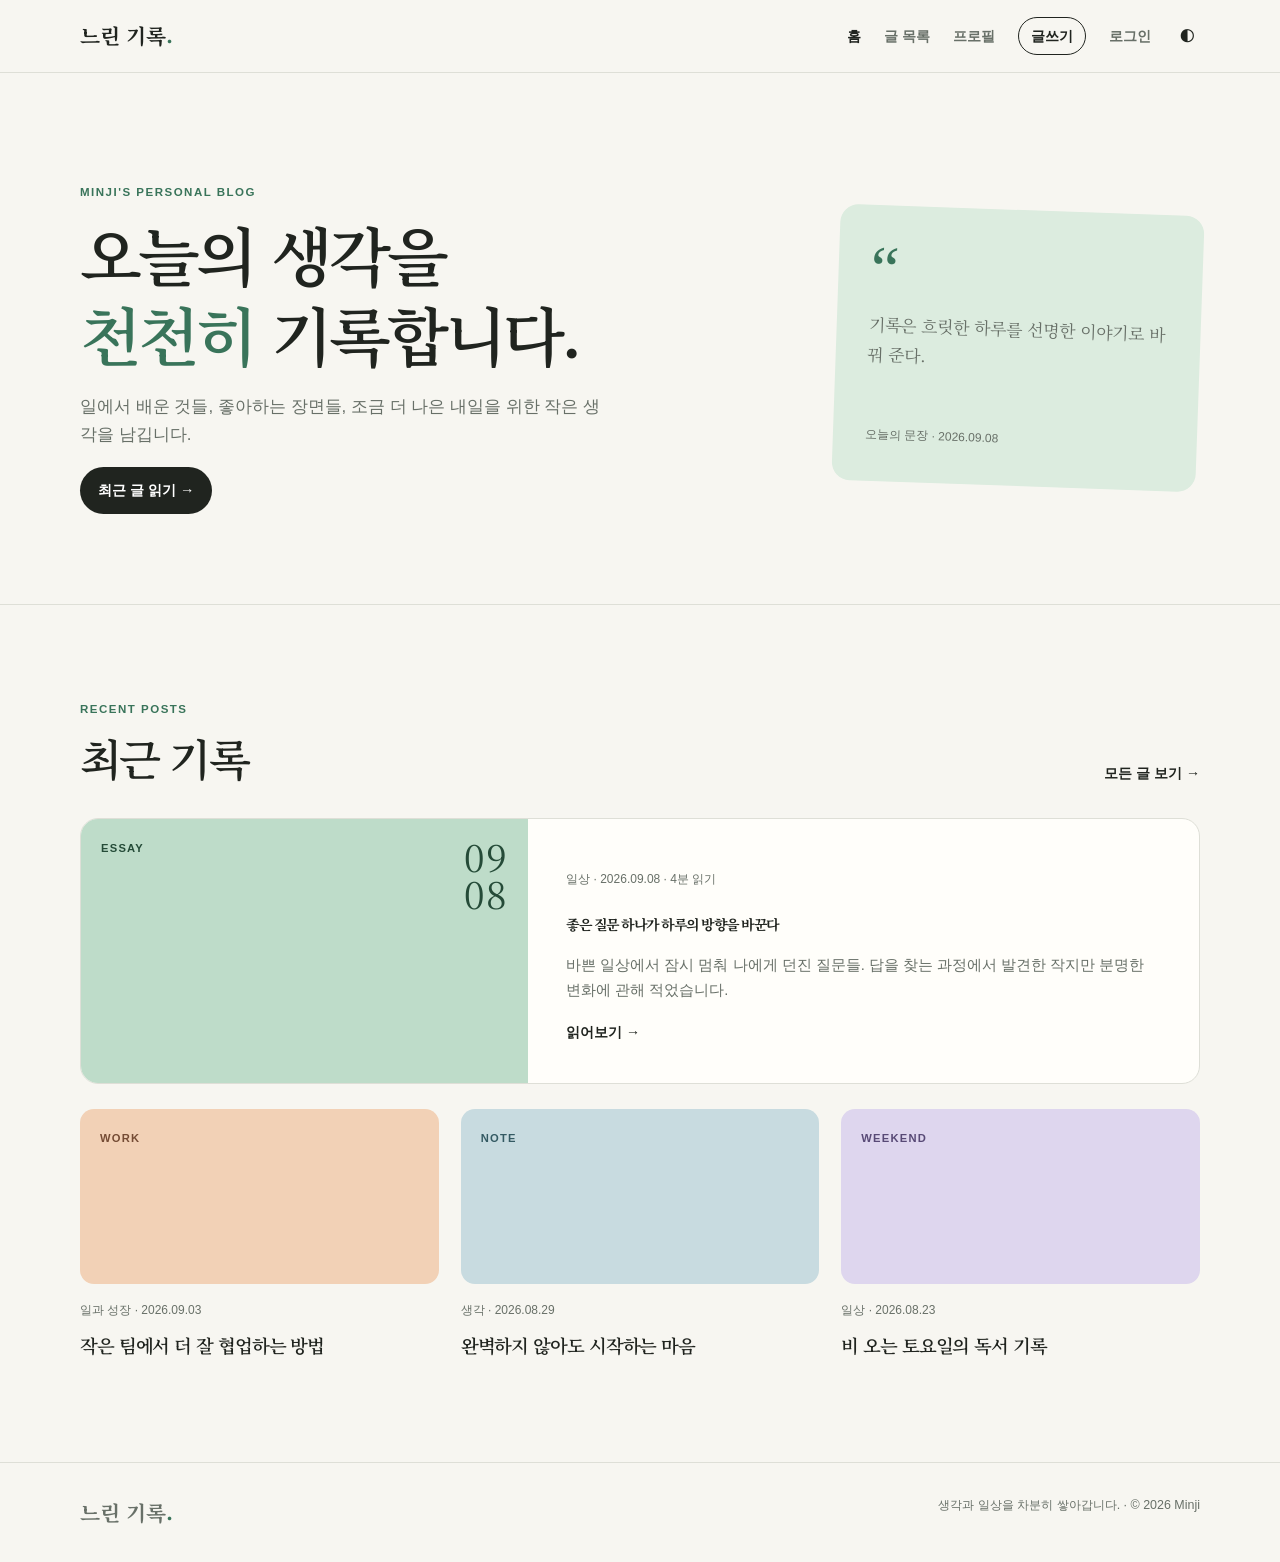
<file: index.html>
<!doctype html><html lang="ko"><head><meta charset="UTF-8"><meta name="viewport" content="width=device-width,initial-scale=1.0"><title>느린 기록 | 개인 블로그</title><link rel="preconnect" href="https://fonts.googleapis.com"><link rel="preconnect" href="https://fonts.gstatic.com" crossorigin><link href="https://fonts.googleapis.com/css2?family=Noto+Serif+KR:wght@500;600;700&family=Pretendard:wght@400;500;600;700&display=swap" rel="stylesheet"><link rel="stylesheet" href="css/style.css"><script src="js/main.js" defer></script></head><body><header class="site-header"><div class="container nav"><a class="brand" href="index.html">느린 기록<span>.</span></a><button class="menu-toggle" aria-label="메뉴 열기">☰</button><nav><a class="active" href="index.html">홈</a><a href="posts.html">글 목록</a><a href="profile.html">프로필</a><a class="write" href="post-write.html">글쓰기</a><a href="login.html">로그인</a><button class="theme-toggle">◐</button></nav></div></header><main><section class="hero"><div class="container hero-grid"><div><p class="eyebrow">MINJI'S PERSONAL BLOG</p><h1>오늘의 생각을<br><em>천천히</em> 기록합니다.</h1><p>일에서 배운 것들, 좋아하는 장면들, 조금 더 나은 내일을 위한 작은 생각을 남깁니다.</p><a class="button dark" href="posts.html">최근 글 읽기 →</a></div><aside class="quote">“<p>기록은 흐릿한 하루를 선명한 이야기로 바꿔 준다.</p><small>오늘의 문장 · 2026.09.08</small></aside></div></section><section class="section"><div class="container"><div class="heading"><div><p class="eyebrow">RECENT POSTS</p><h2>최근 기록</h2></div><a href="posts.html">모든 글 보기 →</a></div><article class="featured"><div class="art green"><span>ESSAY</span><b>09<br>08</b></div><div><p class="meta">일상 · 2026.09.08 · 4분 읽기</p><h3><a href="post-detail.html">좋은 질문 하나가 하루의 방향을 바꾼다</a></h3><p>바쁜 일상에서 잠시 멈춰 나에게 던진 질문들. 답을 찾는 과정에서 발견한 작지만 분명한 변화에 관해 적었습니다.</p><a href="post-detail.html">읽어보기 →</a></div></article><div class="cards"><article><div class="art peach">WORK</div><p class="meta">일과 성장 · 2026.09.03</p><h3><a href="post-detail.html">작은 팀에서 더 잘 협업하는 방법</a></h3></article><article><div class="art blue">NOTE</div><p class="meta">생각 · 2026.08.29</p><h3><a href="post-detail.html">완벽하지 않아도 시작하는 마음</a></h3></article><article><div class="art lilac">WEEKEND</div><p class="meta">일상 · 2026.08.23</p><h3><a href="post-detail.html">비 오는 토요일의 독서 기록</a></h3></article></div></div></section></main><footer><div class="container"><a class="brand" href="index.html">느린 기록<span>.</span></a><span>생각과 일상을 차분히 쌓아갑니다. · © 2026 Minji</span></div></footer></body></html>
</file>
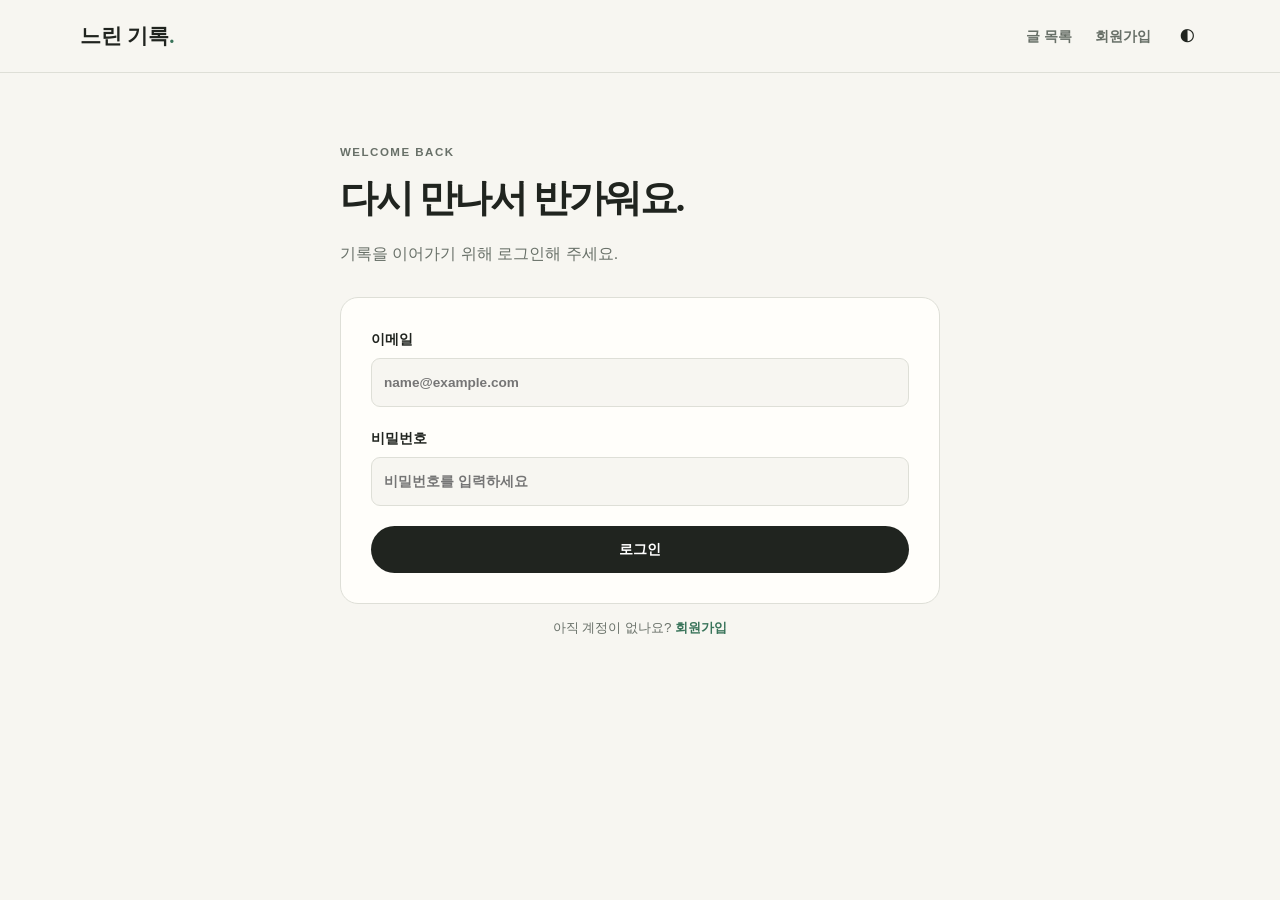
<file: login.html>
<!doctype html><html lang="ko"><head><meta charset="UTF-8"><meta name="viewport" content="width=device-width,initial-scale=1.0"><title>로그인 | 느린 기록</title><link rel="stylesheet" href="css/style.css"><script src="js/main.js" defer></script></head><body><header class="site-header"><div class="container nav"><a class="brand" href="index.html">느린 기록<span>.</span></a><nav><a href="posts.html">글 목록</a><a href="signup.html">회원가입</a><button class="theme-toggle">◐</button></nav></div></header><main class="form-page"><p class="eyebrow">WELCOME BACK</p><h1>다시 만나서 반가워요.</h1><p>기록을 이어가기 위해 로그인해 주세요.</p><form data-demo="데모 화면입니다. 로그인 기능은 서버 연결 후 사용할 수 있어요."><label class="field">이메일<input type="email" placeholder="name@example.com" required></label><label class="field">비밀번호<input type="password" placeholder="비밀번호를 입력하세요" required></label><button class="button dark submit">로그인</button></form><p class="form-note">아직 계정이 없나요? <a href="signup.html">회원가입</a></p></main></body></html>
</file>
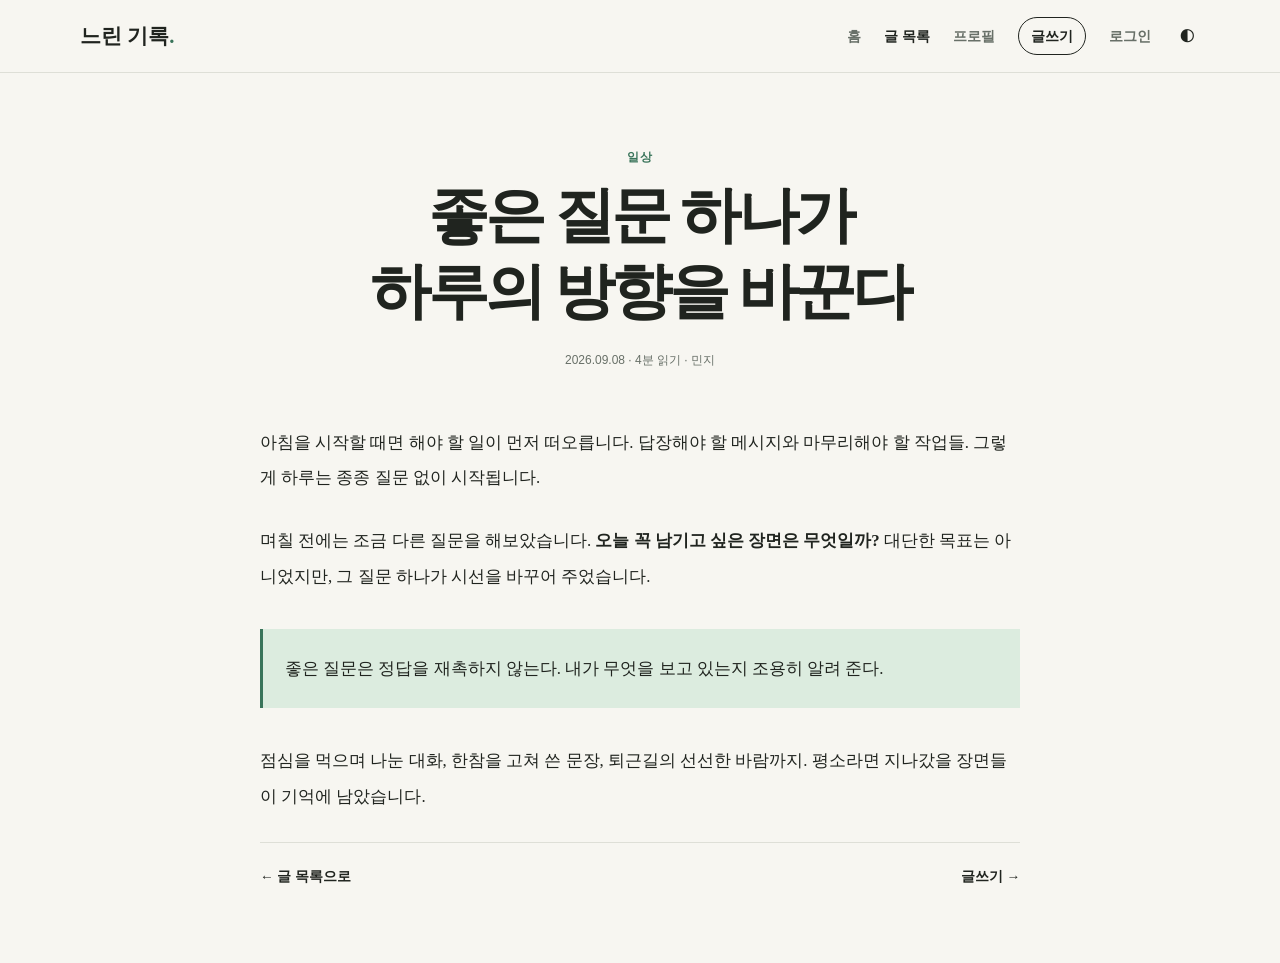
<file: post-detail.html>
<!doctype html><html lang="ko"><head><meta charset="UTF-8"><meta name="viewport" content="width=device-width,initial-scale=1.0"><title>좋은 질문 하나가 하루의 방향을 바꾼다 | 느린 기록</title><link rel="stylesheet" href="css/style.css"><script src="js/main.js" defer></script></head><body><header class="site-header"><div class="container nav"><a class="brand" href="index.html">느린 기록<span>.</span></a><button class="menu-toggle">☰</button><nav><a href="index.html">홈</a><a class="active" href="posts.html">글 목록</a><a href="profile.html">프로필</a><a class="write" href="post-write.html">글쓰기</a><a href="login.html">로그인</a><button class="theme-toggle">◐</button></nav></div></header><main class="article"><header><p class="eyebrow">일상</p><h1>좋은 질문 하나가<br>하루의 방향을 바꾼다</h1><p class="meta">2026.09.08 · 4분 읽기 · 민지</p></header><article class="body"><p>아침을 시작할 때면 해야 할 일이 먼저 떠오릅니다. 답장해야 할 메시지와 마무리해야 할 작업들. 그렇게 하루는 종종 질문 없이 시작됩니다.</p><p>며칠 전에는 조금 다른 질문을 해보았습니다. <b>오늘 꼭 남기고 싶은 장면은 무엇일까?</b> 대단한 목표는 아니었지만, 그 질문 하나가 시선을 바꾸어 주었습니다.</p><blockquote>좋은 질문은 정답을 재촉하지 않는다. 내가 무엇을 보고 있는지 조용히 알려 준다.</blockquote><p>점심을 먹으며 나눈 대화, 한참을 고쳐 쓴 문장, 퇴근길의 선선한 바람까지. 평소라면 지나갔을 장면들이 기억에 남았습니다.</p></article><div class="article-foot"><a href="posts.html">← 글 목록으로</a><a href="post-write.html">글쓰기 →</a></div></main></body></html>
</file>
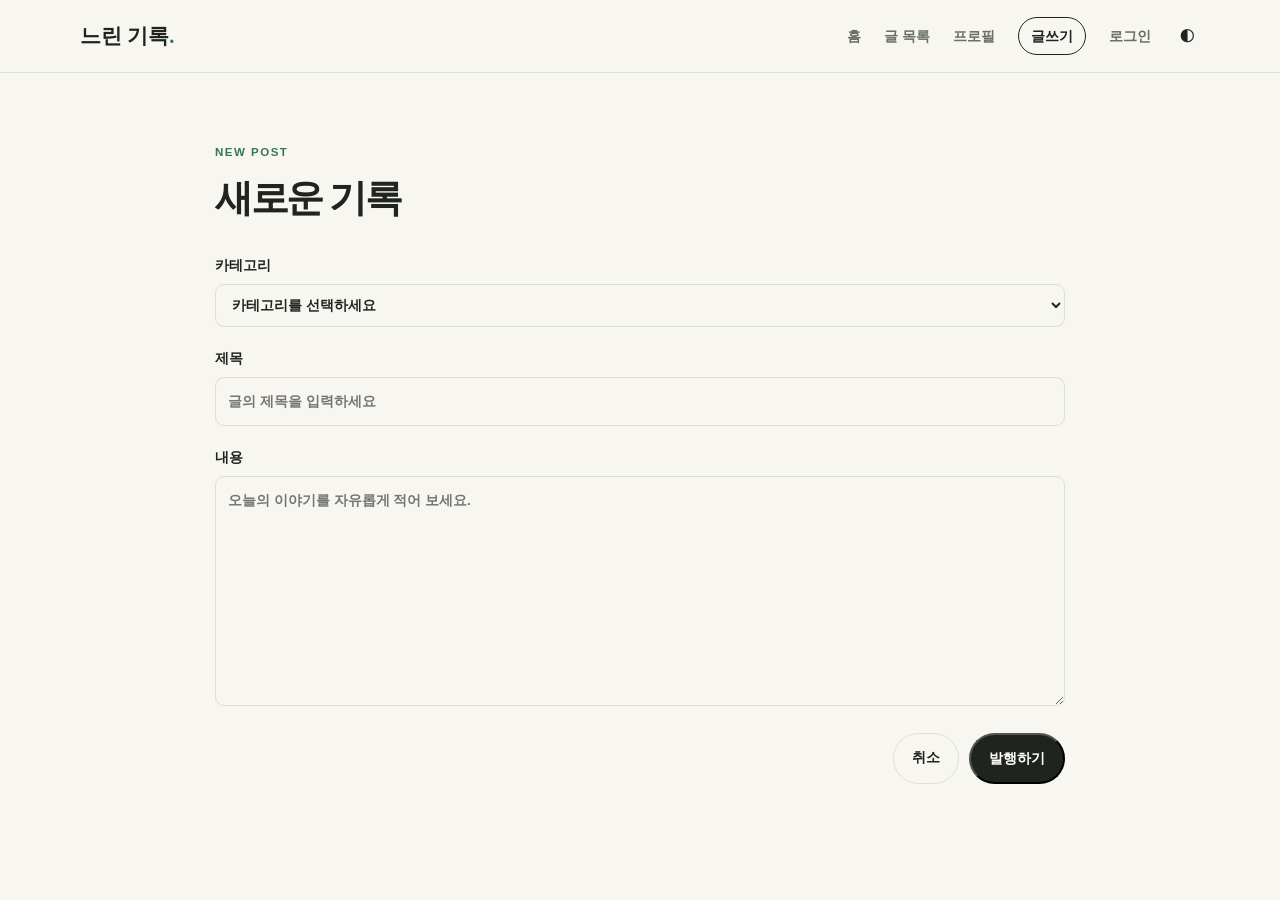
<file: post-write.html>
<!doctype html><html lang="ko"><head><meta charset="UTF-8"><meta name="viewport" content="width=device-width,initial-scale=1.0"><title>글 작성 | 느린 기록</title><link rel="stylesheet" href="css/style.css"><script src="js/main.js" defer></script></head><body><header class="site-header"><div class="container nav"><a class="brand" href="index.html">느린 기록<span>.</span></a><button class="menu-toggle">☰</button><nav><a href="index.html">홈</a><a href="posts.html">글 목록</a><a href="profile.html">프로필</a><a class="active write" href="post-write.html">글쓰기</a><a href="login.html">로그인</a><button class="theme-toggle">◐</button></nav></div></header><main class="write-page"><p class="eyebrow">NEW POST</p><h1>새로운 기록</h1><form data-demo="데모 화면입니다. 게시글 저장은 서버 연결 후 사용할 수 있어요."><label class="field">카테고리<select required><option value="">카테고리를 선택하세요</option><option>일상</option><option>일과 성장</option><option>생각</option></select></label><label class="field">제목<input placeholder="글의 제목을 입력하세요" required></label><label class="field">내용<textarea placeholder="오늘의 이야기를 자유롭게 적어 보세요." required></textarea></label><div class="actions"><a class="button light" href="posts.html">취소</a><button class="button dark" type="submit">발행하기</button></div></form></main></body></html>
</file>
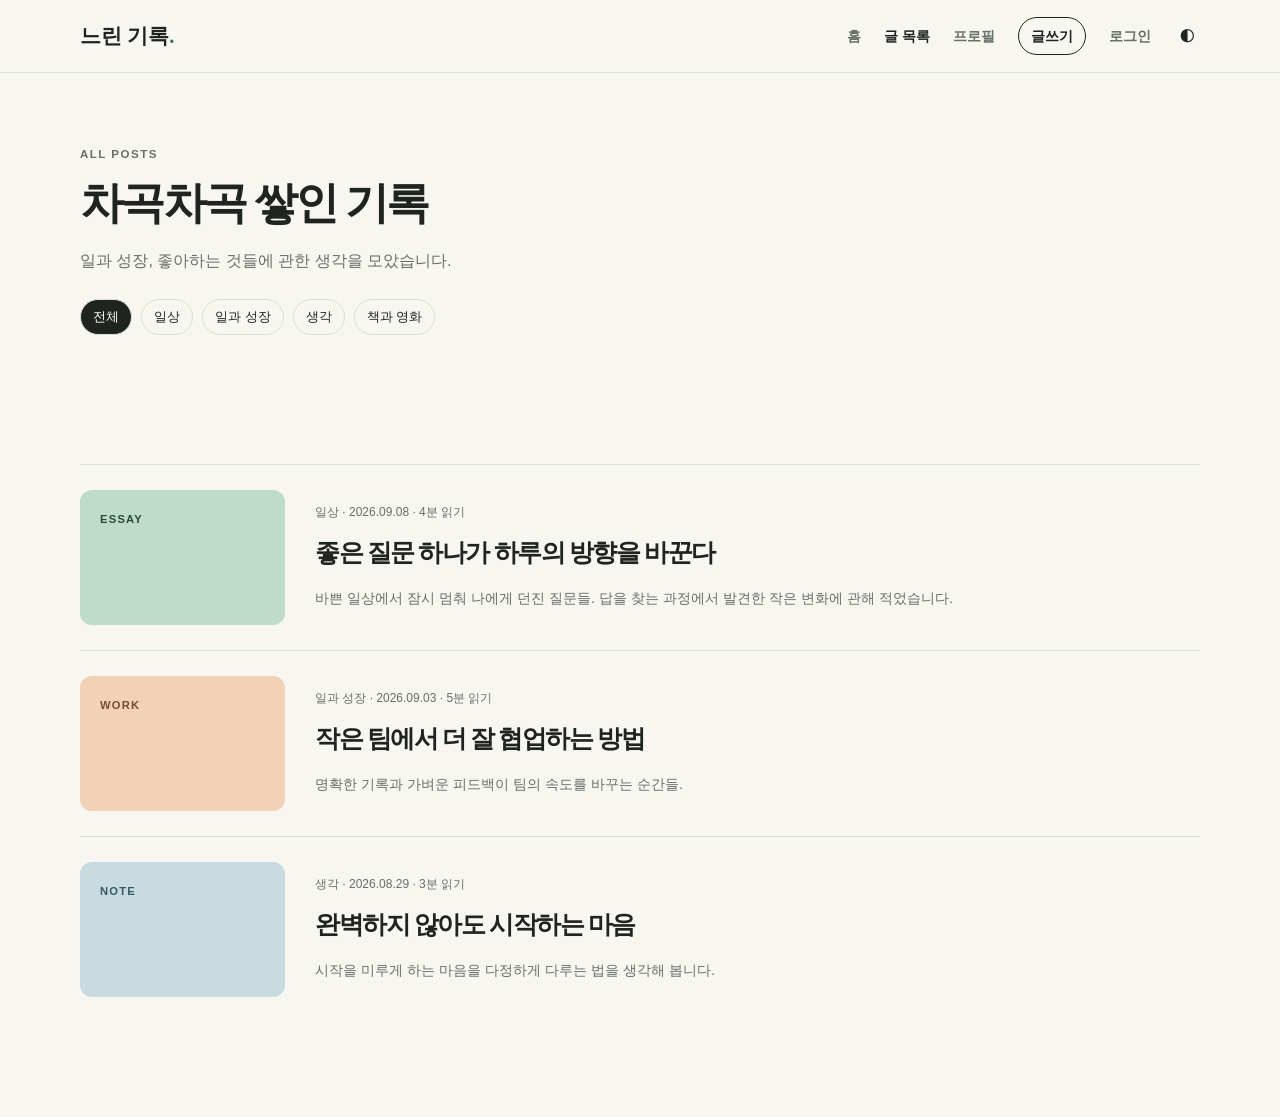
<file: posts.html>
<!doctype html><html lang="ko"><head><meta charset="UTF-8"><meta name="viewport" content="width=device-width,initial-scale=1.0"><title>글 목록 | 느린 기록</title><link rel="stylesheet" href="css/style.css"><script src="js/main.js" defer></script></head><body><header class="site-header"><div class="container nav"><a class="brand" href="index.html">느린 기록<span>.</span></a><button class="menu-toggle">☰</button><nav><a href="index.html">홈</a><a class="active" href="posts.html">글 목록</a><a href="profile.html">프로필</a><a class="write" href="post-write.html">글쓰기</a><a href="login.html">로그인</a><button class="theme-toggle">◐</button></nav></div></header><main><section class="page-head"><div class="container page-title"><p class="eyebrow">ALL POSTS</p><h1>차곡차곡 쌓인 기록</h1><p>일과 성장, 좋아하는 것들에 관한 생각을 모았습니다.</p><div class="categories"><a class="active">전체</a><a>일상</a><a>일과 성장</a><a>생각</a><a>책과 영화</a></div></div></section><section class="section"><div class="container"><article class="list"><div class="art green">ESSAY</div><div><p class="meta">일상 · 2026.09.08 · 4분 읽기</p><h2><a href="post-detail.html">좋은 질문 하나가 하루의 방향을 바꾼다</a></h2><p>바쁜 일상에서 잠시 멈춰 나에게 던진 질문들. 답을 찾는 과정에서 발견한 작은 변화에 관해 적었습니다.</p></div></article><article class="list"><div class="art peach">WORK</div><div><p class="meta">일과 성장 · 2026.09.03 · 5분 읽기</p><h2><a href="post-detail.html">작은 팀에서 더 잘 협업하는 방법</a></h2><p>명확한 기록과 가벼운 피드백이 팀의 속도를 바꾸는 순간들.</p></div></article><article class="list"><div class="art blue">NOTE</div><div><p class="meta">생각 · 2026.08.29 · 3분 읽기</p><h2><a href="post-detail.html">완벽하지 않아도 시작하는 마음</a></h2><p>시작을 미루게 하는 마음을 다정하게 다루는 법을 생각해 봅니다.</p></div></article></div></section></main></body></html>
</file>
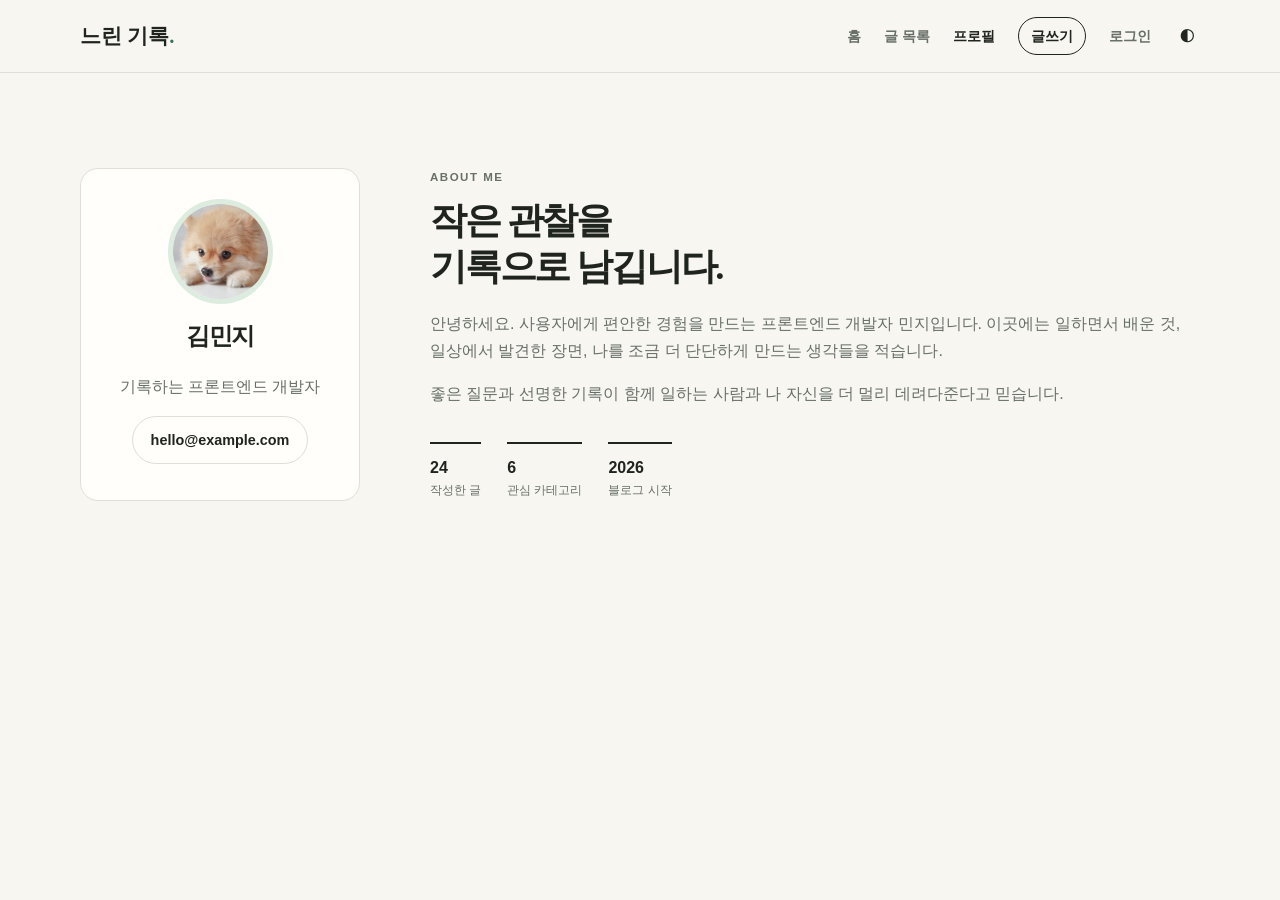
<file: profile.html>
<!doctype html><html lang="ko"><head><meta charset="UTF-8"><meta name="viewport" content="width=device-width,initial-scale=1.0"><title>프로필 | 느린 기록</title><link rel="stylesheet" href="css/style.css"><script src="js/main.js" defer></script></head><body><header class="site-header"><div class="container nav"><a class="brand" href="index.html">느린 기록<span>.</span></a><button class="menu-toggle">☰</button><nav><a href="index.html">홈</a><a href="posts.html">글 목록</a><a class="active" href="profile.html">프로필</a><a class="write" href="post-write.html">글쓰기</a><a href="login.html">로그인</a><button class="theme-toggle">◐</button></nav></div></header><main class="section"><div class="container profile"><aside class="profile-card"><div class="avatar"><img src="assets/images/fox.jpg" alt="민지 프로필"></div><h2>김민지</h2><p>기록하는 프론트엔드 개발자</p><a class="button light" href="mailto:hello@example.com">hello@example.com</a></aside><article class="bio"><p class="eyebrow">ABOUT ME</p><h1>작은 관찰을<br>기록으로 남깁니다.</h1><p>안녕하세요. 사용자에게 편안한 경험을 만드는 프론트엔드 개발자 민지입니다. 이곳에는 일하면서 배운 것, 일상에서 발견한 장면, 나를 조금 더 단단하게 만드는 생각들을 적습니다.</p><p>좋은 질문과 선명한 기록이 함께 일하는 사람과 나 자신을 더 멀리 데려다준다고 믿습니다.</p><div class="stats"><div><b>24</b><span>작성한 글</span></div><div><b>6</b><span>관심 카테고리</span></div><div><b>2026</b><span>블로그 시작</span></div></div></article></div></main></body></html>
</file>
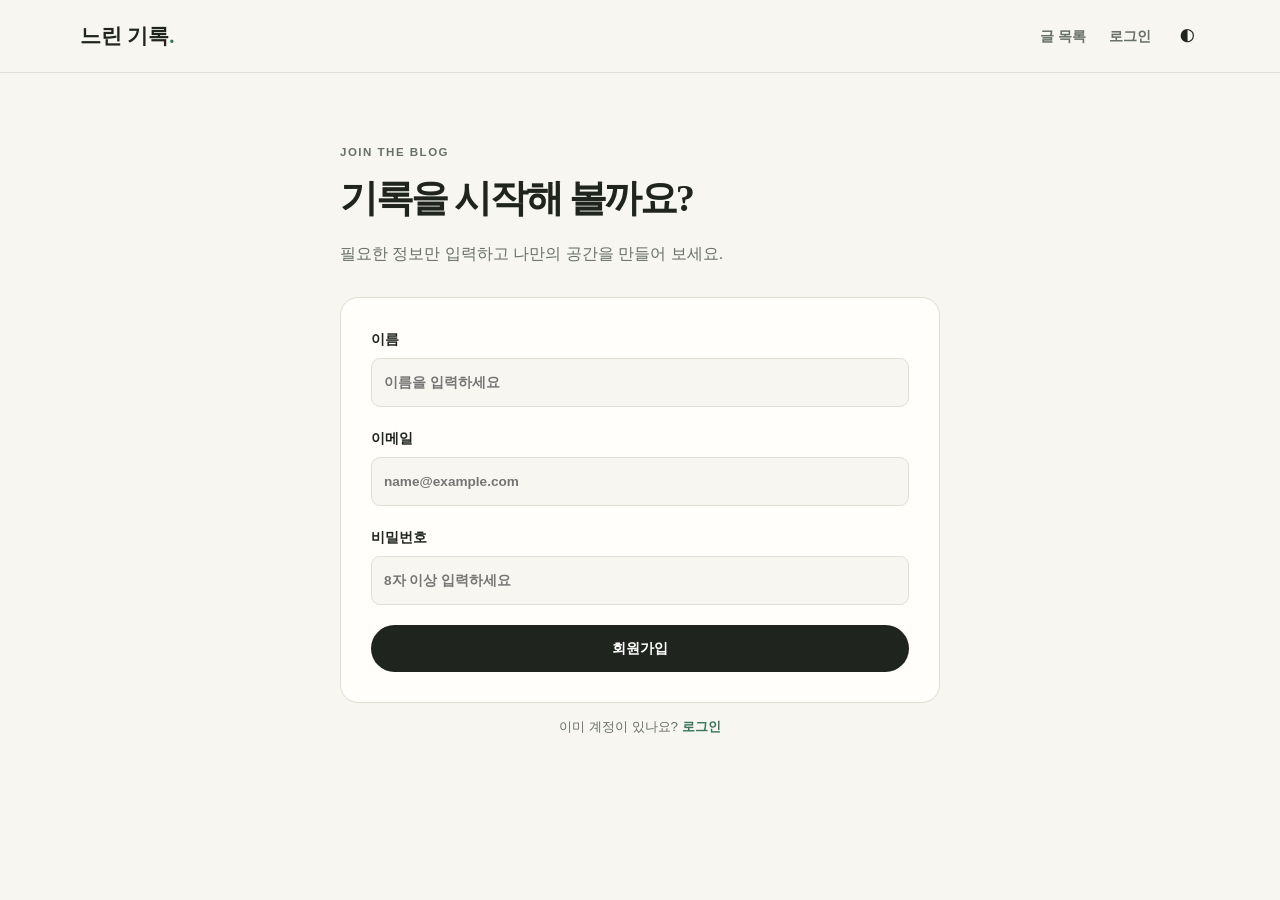
<file: signup.html>
<!doctype html><html lang="ko"><head><meta charset="UTF-8"><meta name="viewport" content="width=device-width,initial-scale=1.0"><title>회원가입 | 느린 기록</title><link rel="stylesheet" href="css/style.css"><script src="js/main.js" defer></script></head><body><header class="site-header"><div class="container nav"><a class="brand" href="index.html">느린 기록<span>.</span></a><nav><a href="posts.html">글 목록</a><a href="login.html">로그인</a><button class="theme-toggle">◐</button></nav></div></header><main class="form-page"><p class="eyebrow">JOIN THE BLOG</p><h1>기록을 시작해 볼까요?</h1><p>필요한 정보만 입력하고 나만의 공간을 만들어 보세요.</p><form data-demo="데모 화면입니다. 회원가입 기능은 서버 연결 후 사용할 수 있어요."><label class="field">이름<input type="text" placeholder="이름을 입력하세요" required></label><label class="field">이메일<input type="email" placeholder="name@example.com" required></label><label class="field">비밀번호<input type="password" placeholder="8자 이상 입력하세요" required minlength="8"></label><button class="button dark submit">회원가입</button></form><p class="form-note">이미 계정이 있나요? <a href="login.html">로그인</a></p></main></body></html>
</file>
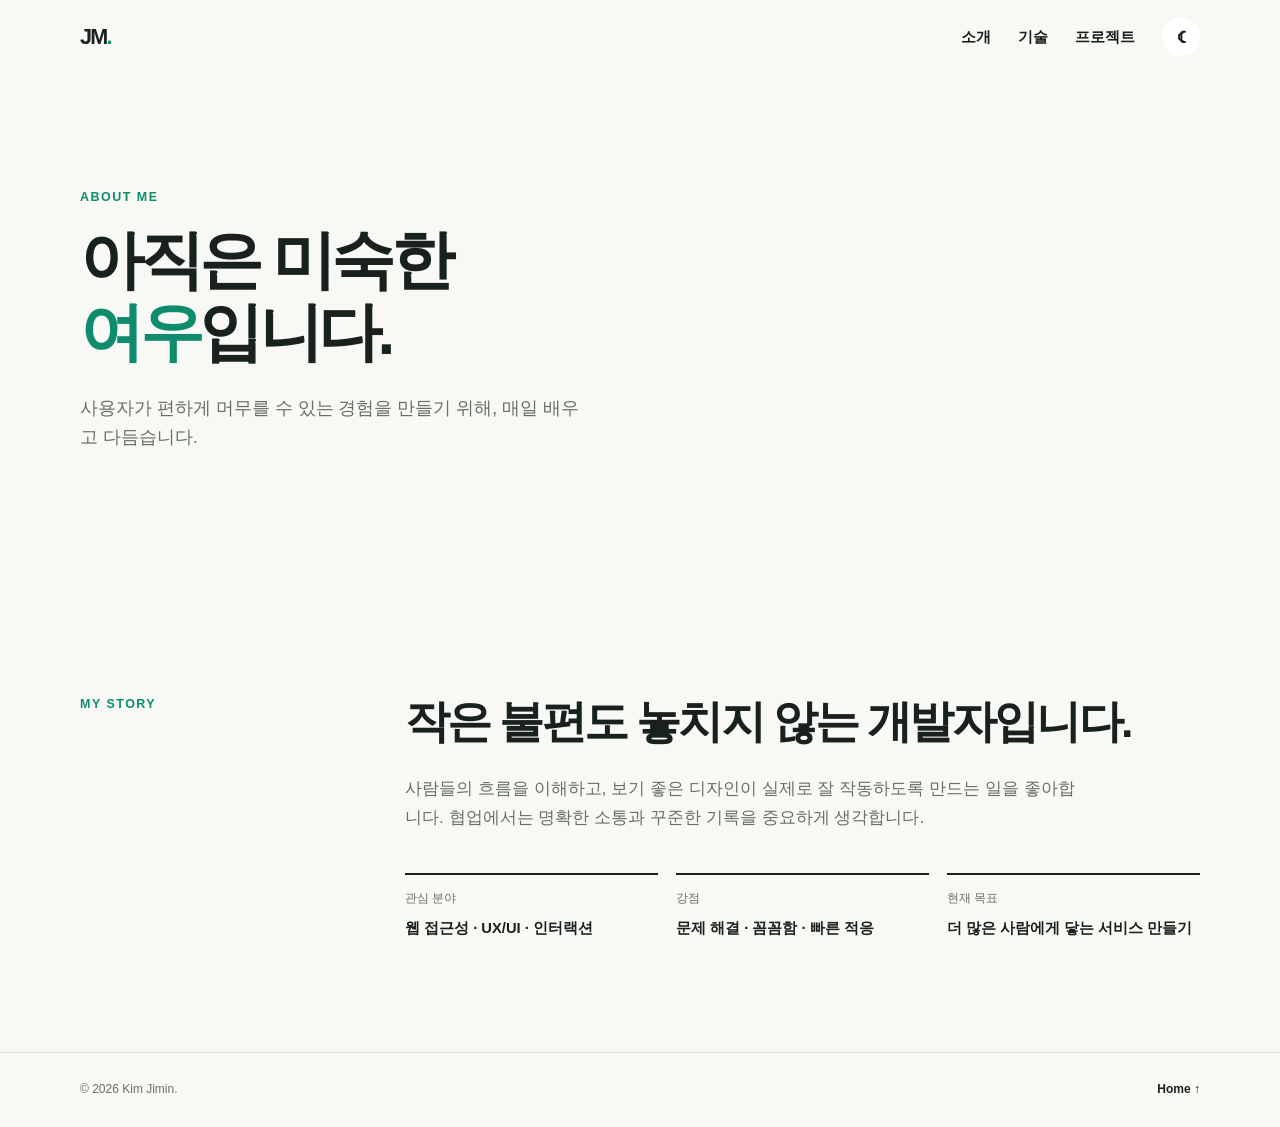
<file: frontend/about.html>
<!doctype html>
<html lang="ko"><head><meta charset="UTF-8"><meta name="viewport" content="width=device-width, initial-scale=1.0"><title>소개 | 김지민</title><link rel="stylesheet" href="css/style.css"><script src="js/main.js" defer></script></head><body>
<header class="site-header"><div class="container nav-wrap"><a class="brand" href="index.html">JM<span>.</span></a><button class="menu-toggle" type="button" aria-label="메뉴 열기" aria-expanded="false" aria-controls="main-menu"><span></span><span></span><span></span></button><nav id="main-menu" class="main-nav"><a class="active" href="about.html">소개</a><a href="skills.html">기술</a><a href="projects.html">프로젝트</a><button class="theme-toggle" type="button" aria-label="다크 모드 전환">☾</button></nav></div></header>
<main><section class="section"><div class="container"><p class="section-label">ABOUT ME</p><h1>아직은 미숙한<br><em>여우</em>입니다.</h1><p class="lead">사용자가 편하게 머무를 수 있는 경험을 만들기 위해, 매일 배우고 다듬습니다.</p></div></section><section class="section about"><div class="container two-column"><p class="section-label">MY STORY</p><div><h2>작은 불편도 놓치지 않는 개발자입니다.</h2><p>사람들의 흐름을 이해하고, 보기 좋은 디자인이 실제로 잘 작동하도록 만드는 일을 좋아합니다. 협업에서는 명확한 소통과 꾸준한 기록을 중요하게 생각합니다.</p><dl class="facts"><div><dt>관심 분야</dt><dd>웹 접근성 · UX/UI · 인터랙션</dd></div><div><dt>강점</dt><dd>문제 해결 · 꼼꼼함 · 빠른 적응</dd></div><div><dt>현재 목표</dt><dd>더 많은 사람에게 닿는 서비스 만들기</dd></div></dl></div></div></section></main><footer><div class="container"><span>© 2026 Kim Jimin.</span><a href="index.html">Home ↑</a></div></footer></body></html>
</file>
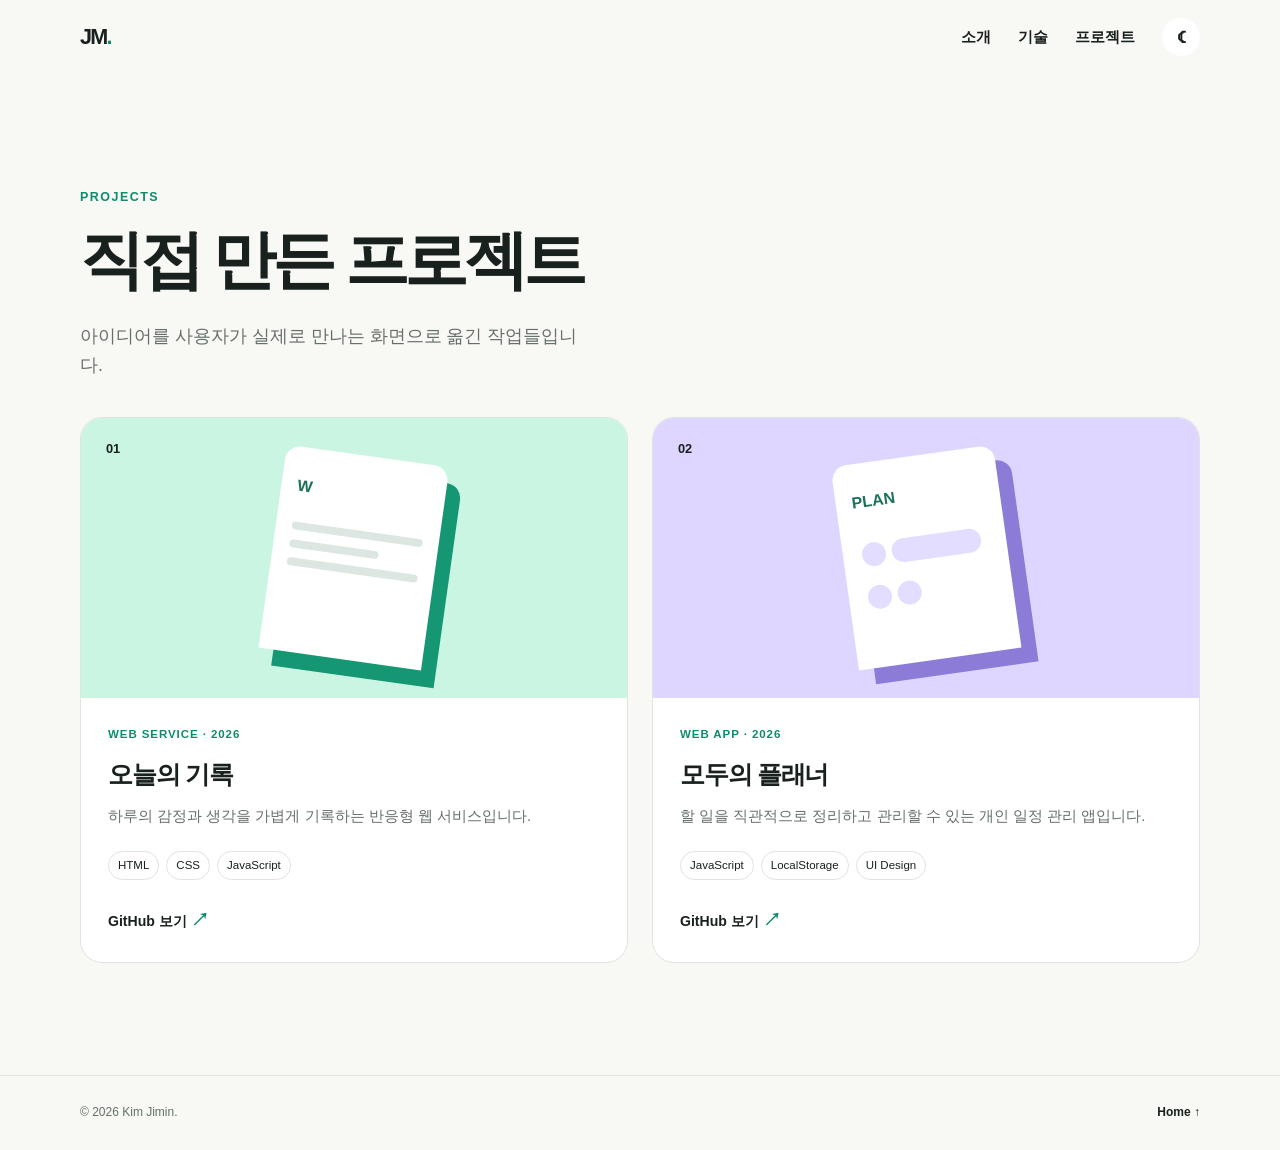
<file: frontend/projects.html>
<!doctype html>
<html lang="ko"><head><meta charset="UTF-8"><meta name="viewport" content="width=device-width, initial-scale=1.0"><title>프로젝트 | 김지민</title><link rel="stylesheet" href="css/style.css"><script src="js/main.js" defer></script></head><body>
<header class="site-header"><div class="container nav-wrap"><a class="brand" href="index.html">JM<span>.</span></a><button class="menu-toggle" type="button" aria-label="메뉴 열기" aria-expanded="false" aria-controls="main-menu"><span></span><span></span><span></span></button><nav id="main-menu" class="main-nav"><a href="about.html">소개</a><a href="skills.html">기술</a><a class="active" href="projects.html">프로젝트</a><button class="theme-toggle" type="button" aria-label="다크 모드 전환">☾</button></nav></div></header>
<main><section class="section projects"><div class="container"><p class="section-label">PROJECTS</p><h1>직접 만든 프로젝트</h1><p class="lead">아이디어를 사용자가 실제로 만나는 화면으로 옮긴 작업들입니다.</p><div class="project-list"><article class="project-card project-mint"><div class="project-visual"><span>01</span><div class="mockup"><b>W</b><i></i><i></i><i></i></div></div><div class="project-info"><p>WEB SERVICE · 2026</p><h3>오늘의 기록</h3><p>하루의 감정과 생각을 가볍게 기록하는 반응형 웹 서비스입니다.</p><ul><li>HTML</li><li>CSS</li><li>JavaScript</li></ul><a href="https://github.com/" target="_blank" rel="noopener noreferrer">GitHub 보기 <span>↗</span></a></div></article><article class="project-card project-lilac"><div class="project-visual"><span>02</span><div class="mockup calendar"><b>PLAN</b><i></i><i></i><i></i><i></i></div></div><div class="project-info"><p>WEB APP · 2026</p><h3>모두의 플래너</h3><p>할 일을 직관적으로 정리하고 관리할 수 있는 개인 일정 관리 앱입니다.</p><ul><li>JavaScript</li><li>LocalStorage</li><li>UI Design</li></ul><a href="https://github.com/" target="_blank" rel="noopener noreferrer">GitHub 보기 <span>↗</span></a></div></article></div></div></section></main><footer><div class="container"><span>© 2026 Kim Jimin.</span><a href="index.html">Home ↑</a></div></footer></body></html>
</file>
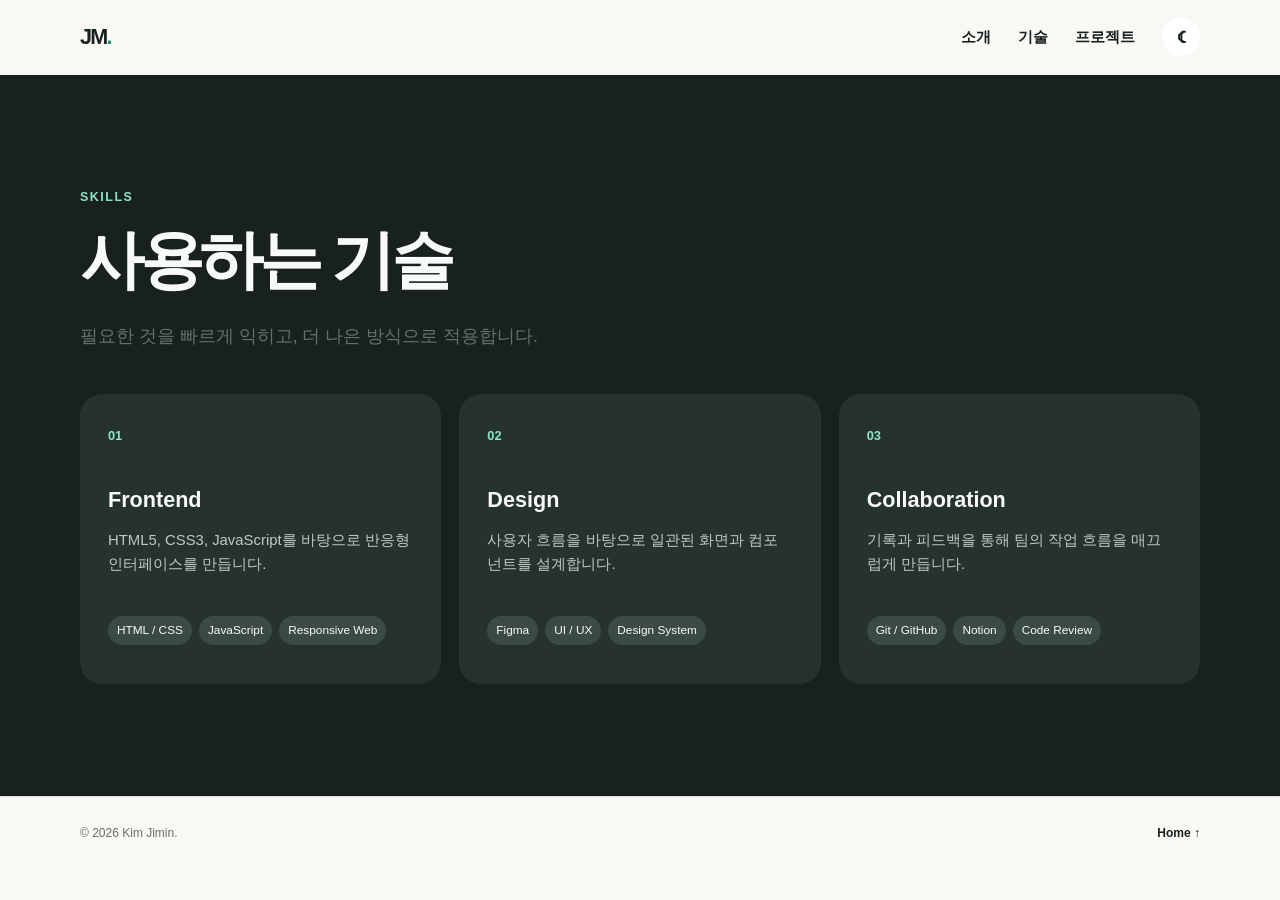
<file: frontend/skills.html>
<!doctype html>
<html lang="ko"><head><meta charset="UTF-8"><meta name="viewport" content="width=device-width, initial-scale=1.0"><title>기술 | 김지민</title><link rel="stylesheet" href="css/style.css"><script src="js/main.js" defer></script></head><body>
<header class="site-header"><div class="container nav-wrap"><a class="brand" href="index.html">JM<span>.</span></a><button class="menu-toggle" type="button" aria-label="메뉴 열기" aria-expanded="false" aria-controls="main-menu"><span></span><span></span><span></span></button><nav id="main-menu" class="main-nav"><a href="about.html">소개</a><a class="active" href="skills.html">기술</a><a href="projects.html">프로젝트</a><button class="theme-toggle" type="button" aria-label="다크 모드 전환">☾</button></nav></div></header>
<main><section class="section skills"><div class="container"><p class="section-label">SKILLS</p><h1>사용하는 기술</h1><p class="lead">필요한 것을 빠르게 익히고, 더 나은 방식으로 적용합니다.</p><div class="skill-grid"><article><span class="skill-number">01</span><h3>Frontend</h3><p>HTML5, CSS3, JavaScript를 바탕으로 반응형 인터페이스를 만듭니다.</p><ul><li>HTML / CSS</li><li>JavaScript</li><li>Responsive Web</li></ul></article><article><span class="skill-number">02</span><h3>Design</h3><p>사용자 흐름을 바탕으로 일관된 화면과 컴포넌트를 설계합니다.</p><ul><li>Figma</li><li>UI / UX</li><li>Design System</li></ul></article><article><span class="skill-number">03</span><h3>Collaboration</h3><p>기록과 피드백을 통해 팀의 작업 흐름을 매끄럽게 만듭니다.</p><ul><li>Git / GitHub</li><li>Notion</li><li>Code Review</li></ul></article></div></div></section></main><footer><div class="container"><span>© 2026 Kim Jimin.</span><a href="index.html">Home ↑</a></div></footer></body></html>
</file>
<file: css/style.css>
:root{--bg:#f7f6f1;--surface:#fffefa;--ink:#20241f;--muted:#687068;--line:#dedfd7;--accent:#39745a;--soft:#dcecdf;--serif:"Noto Serif KR",serif;--sans:Pretendard,Arial,sans-serif}*{box-sizing:border-box}body{margin:0;background:var(--bg);color:var(--ink);font-family:var(--sans);line-height:1.7}a{color:inherit;text-decoration:none}button,input,textarea,select{font:inherit}.container{width:min(1120px,calc(100% - 40px));margin:auto}.site-header{position:sticky;top:0;z-index:5;background:color-mix(in srgb,var(--bg) 94%,transparent);backdrop-filter:blur(12px);border-bottom:1px solid var(--line)}.nav{height:72px;display:flex;align-items:center;justify-content:space-between}.brand{font-family:var(--serif);font-size:1.3rem;font-weight:700}.brand span,.eyebrow{color:var(--accent)}nav{display:flex;gap:23px;align-items:center;font-size:.9rem;font-weight:600}nav a{color:var(--muted)}nav a.active,nav a:hover{color:var(--ink)}nav .write{padding:6px 12px;border:1px solid var(--ink);border-radius:99px;color:var(--ink)}.theme-toggle,.menu-toggle{border:0;background:transparent;cursor:pointer;color:var(--ink)}.menu-toggle{display:none}.hero{padding:110px 0 90px;border-bottom:1px solid var(--line)}.hero-grid{display:grid;grid-template-columns:1.3fr .7fr;gap:80px;align-items:center}.eyebrow{margin:0 0 10px;font-size:.72rem;font-weight:700;letter-spacing:.13em}h1,h2,h3{letter-spacing:-.06em}h1{font:600 clamp(2.8rem,5vw,4.8rem)/1.25 var(--serif);margin:0 0 20px}h1 em{color:var(--accent);font-style:normal}.hero p:not(.eyebrow){max-width:530px;color:var(--muted);font-size:1.06rem}.button{display:inline-block;padding:11px 18px;border-radius:99px;font-size:.9rem;font-weight:700}.dark{background:var(--ink);color:#fff}.quote{padding:32px;background:var(--soft);border-radius:18px;color:var(--accent);font:4rem/1 Georgia;transform:rotate(2deg)}.quote p{margin:8px 0 17px;color:var(--ink);font:1.15rem/1.75 var(--serif)}.quote small{color:var(--muted);font:.75rem var(--sans)}.section{padding:95px 0}.heading{display:flex;justify-content:space-between;align-items:end;margin-bottom:32px}.heading h2,.page-title h1{margin:0;font:600 clamp(2rem,3.4vw,3rem)/1.3 var(--serif)}.heading>a,.featured a{font-size:.88rem;font-weight:700}.featured{display:grid;grid-template-columns:.8fr 1.2fr;border:1px solid var(--line);border-radius:18px;overflow:hidden;background:var(--surface)}.featured>div:last-child{padding:38px}.art{min-height:175px;padding:20px;color:#254b38;font-size:.7rem;font-weight:700;letter-spacing:.11em}.featured .art{display:flex;justify-content:space-between}.art b{font:2.3rem/1 var(--serif);text-align:right}.green{background:#bedcc9}.peach{background:#f2d1b6;color:#754c35}.blue{background:#c8dbe0;color:#345a63}.lilac{background:#ded6ee;color:#584a76}.meta{color:var(--muted);font-size:.75rem}.featured h3,.cards h3,.list h2{margin:7px 0;font:600 1.55rem/1.5 var(--serif)}.featured p:not(.meta){color:var(--muted);font-size:.92rem}.cards{display:grid;grid-template-columns:repeat(3,1fr);gap:22px;margin-top:25px}.cards h3{font-size:1.15rem}.cards .art{border-radius:14px;margin-bottom:16px}.page-head{padding:72px 0 34px}.page-title p{color:var(--muted)}.categories{display:flex;gap:9px;flex-wrap:wrap;margin-top:25px}.categories a{padding:6px 12px;border:1px solid var(--line);border-radius:99px;font-size:.8rem}.categories .active{background:var(--ink);color:#fff}.list{display:grid;grid-template-columns:205px 1fr;gap:30px;padding:25px 0;border-top:1px solid var(--line)}.list .art{min-height:125px;border-radius:12px}.list p:not(.meta){color:var(--muted);font-size:.9rem}.profile{display:grid;grid-template-columns:280px 1fr;gap:70px}.profile-card{padding:30px;background:var(--surface);border:1px solid var(--line);border-radius:18px;text-align:center}.avatar{width:105px;height:105px;overflow:hidden;border:5px solid var(--soft);border-radius:50%;margin:auto}.avatar img{width:100%;height:100%;object-fit:cover}.profile-card h2{font-family:var(--serif);margin:12px 0 0}.profile-card p,.bio p{color:var(--muted)}.bio h1{font-size:2.3rem}.stats{display:flex;gap:26px;margin-top:35px}.stats div{border-top:2px solid var(--ink);padding-top:10px}.stats b,.stats span{display:block}.stats span{font-size:.72rem;color:var(--muted)}.article{width:min(760px,calc(100% - 40px));margin:auto;padding:75px 0}.article header{text-align:center}.article h1{font-size:clamp(2.2rem,5vw,3.8rem)}.body{margin-top:55px;font:1.05rem/2.1 var(--serif)}.body p{margin-bottom:28px}.body blockquote{margin:35px 0;padding:22px;border-left:3px solid var(--accent);background:var(--soft)}.article-foot{display:flex;justify-content:space-between;border-top:1px solid var(--line);padding-top:22px;font-size:.85rem;font-weight:700}.form-page,.write-page{width:min(600px,calc(100% - 40px));margin:auto;padding:70px 0 100px}.write-page{width:min(850px,calc(100% - 40px))}.form-page h1,.write-page h1{font:600 2.4rem var(--serif);margin:0}.form-page>p{color:var(--muted)}form{margin-top:30px;padding:30px;background:var(--surface);border:1px solid var(--line);border-radius:18px}.write-page form{padding:0;border:0;background:none}.field{display:block;margin-bottom:20px;font-size:.85rem;font-weight:700}.field input,.field textarea,.field select{width:100%;margin-top:7px;padding:12px;border:1px solid var(--line);border-radius:9px;background:var(--bg);color:var(--ink)}textarea{min-height:230px;resize:vertical}.submit{width:100%;border:0;cursor:pointer}.form-note{text-align:center;font-size:.84rem;color:var(--muted)}.form-note a{color:var(--accent);font-weight:700}.actions{display:flex;justify-content:flex-end;gap:10px}.light{border:1px solid var(--line);background:transparent}footer{padding:32px 0;border-top:1px solid var(--line);font-size:.78rem;color:var(--muted)}footer .container{display:flex;justify-content:space-between}body.dark{--bg:#1c211d;--surface:#252c26;--ink:#edf2ed;--muted:#b1bbb1;--line:#3d463d;--accent:#82c99d;--soft:#2d513b}@media(max-width:760px){.container{width:calc(100% - 32px)}.menu-toggle{display:block;font-size:1.2rem}nav{display:none;position:absolute;top:72px;left:0;right:0;padding:20px;background:var(--bg);border-bottom:1px solid var(--line);flex-direction:column;align-items:flex-start}nav.open{display:flex}.hero{padding:70px 0}.hero-grid,.featured,.profile{grid-template-columns:1fr;gap:30px}.quote{transform:none}.section{padding:65px 0}.cards{grid-template-columns:1fr}.list{grid-template-columns:1fr;gap:15px}.heading{align-items:start;flex-direction:column}.stats{gap:15px}footer .container{align-items:start;flex-direction:column}}
</file>
<file: frontend/css/style.css>
:root { --bg:#f8f8f5; --surface:#fff; --ink:#18211e; --muted:#65706a; --line:#dfe4df; --accent:#0f8b6d; --accent-soft:#c7f1df; --lilac:#ded6ff; --radius:22px; }
* { box-sizing:border-box; } html { scroll-behavior:smooth; } body { margin:0; background:var(--bg); color:var(--ink); font-family:Pretendard,Arial,sans-serif; line-height:1.65; } a { color:inherit; text-decoration:none; } .container { width:min(1120px,calc(100% - 40px)); margin:auto; } .section { padding:112px 0; } .site-header { position:sticky; top:0; z-index:10; backdrop-filter:blur(14px); background:color-mix(in srgb,var(--bg) 88%,transparent); border-bottom:1px solid transparent; } .nav-wrap { height:74px; display:flex; align-items:center; justify-content:space-between; } .brand { font-weight:800; font-size:1.35rem; letter-spacing:-.08em; } .brand span,.section-label,.eyebrow { color:var(--accent); } .main-nav { display:flex; align-items:center; gap:27px; font-size:.93rem; font-weight:600; } .main-nav a:hover { color:var(--accent); } button { font:inherit; cursor:pointer; } .theme-toggle { border:0; background:var(--surface); border-radius:50%; width:38px; height:38px; color:var(--ink); font-size:1.15rem; } .menu-toggle { display:none; }
.hero { min-height:calc(100vh - 74px); display:grid; align-items:center; padding:60px 0; } .hero-grid { display:grid; grid-template-columns:1.1fr .9fr; align-items:center; gap:70px; } .eyebrow,.section-label { margin:0 0 16px; font-size:.78rem; font-weight:800; letter-spacing:.12em; } h1,h2,h3,p { margin-top:0; } h1 { font-size:clamp(2.7rem,5vw,5rem); line-height:1.13; letter-spacing:-.07em; margin-bottom:26px; } h1 em { font-style:normal; color:var(--accent); } .lead { color:var(--muted); max-width:510px; font-size:1.1rem; } .hero-actions { display:flex; flex-wrap:wrap; gap:12px; margin-top:34px; } .button { display:inline-block; padding:13px 20px; border-radius:99px; font-size:.9rem; font-weight:700; transition:transform .2s,background .2s; } .button:hover { transform:translateY(-2px); } .button-primary { background:var(--ink); color:#fff; } .button-ghost { border:1px solid var(--line); }
.profile-art { height:390px; position:relative; display:grid; place-items:center; isolation:isolate; } .avatar { width:280px; height:280px; overflow:hidden; border-radius:50%; background:linear-gradient(145deg,#e5fff4 15%,#7bd0af); border:10px solid var(--surface); box-shadow:0 24px 55px #0f8b6d2b; z-index:1; } .avatar img { width:100%; height:100%; display:block; object-fit:cover; } .profile-caption { position:absolute; z-index:3; bottom:0; margin:0; padding:7px 13px; border-radius:99px; background:var(--surface); box-shadow:0 8px 18px #183b2b16; font-size:.82rem; font-weight:700; } .orbit { position:absolute; border:1px dashed #0f8b6d66; border-radius:50%; } .orbit-one { width:355px; height:355px; } .orbit-two { width:325px; height:250px; transform:rotate(-33deg); } .badge { position:absolute; z-index:2; border-radius:14px; padding:11px 14px; background:var(--surface); box-shadow:0 10px 25px #183b2b18; color:var(--accent); font-weight:800; } .badge-code { top:45px; right:26px; } .badge-star { bottom:40px; left:22px; font-size:1.4rem; }
.two-column { display:grid; grid-template-columns:260px 1fr; gap:65px; } h2 { font-size:clamp(2rem,3.5vw,3.2rem); line-height:1.22; letter-spacing:-.06em; margin-bottom:26px; } .about p:not(.section-label) { color:var(--muted); max-width:670px; font-size:1.08rem; } .facts { margin:42px 0 0; display:grid; grid-template-columns:repeat(3,1fr); gap:18px; } .facts div { border-top:2px solid var(--ink); padding-top:13px; } dt { font-size:.78rem; color:var(--muted); margin-bottom:7px; } dd { margin:0; font-weight:700; font-size:.92rem; }
.skills { background:var(--ink); color:#f8faf7; } .skills .section-label { color:#8ce6c6; } .skill-grid { display:grid; grid-template-columns:repeat(3,1fr); gap:18px; margin-top:43px; } .skill-grid article { min-height:290px; background:#26322e; padding:28px; border-radius:var(--radius); } .skill-number { color:#8ce6c6; font-size:.8rem; font-weight:800; } .skill-grid h3 { margin:34px 0 10px; font-size:1.35rem; } .skill-grid p { color:#bec9c3; font-size:.93rem; min-height:66px; } .skill-grid ul,.project-info ul { display:flex; flex-wrap:wrap; gap:7px; list-style:none; padding:0; margin:22px 0 0; } .skill-grid li { font-size:.74rem; background:#3b4a44; border-radius:99px; padding:5px 9px; }
.section-heading { display:flex; justify-content:space-between; align-items:end; gap:20px; } .section-heading p { color:var(--muted); font-size:.9rem; } .project-list { display:grid; grid-template-columns:repeat(2,1fr); gap:24px; margin-top:37px; } .project-card { overflow:hidden; border-radius:var(--radius); background:var(--surface); border:1px solid var(--line); } .project-visual { height:280px; position:relative; display:grid; place-items:center; overflow:hidden; } .project-mint .project-visual { background:#caf5e3; } .project-lilac .project-visual { background:var(--lilac); } .project-visual > span { position:absolute; left:25px; top:20px; font-size:.8rem; font-weight:800; } .mockup { width:164px; height:205px; padding:26px 16px; border-radius:15px 15px 0 0; background:#fff; box-shadow:15px 16px 0 #169774; transform:rotate(8deg); } .project-lilac .mockup { box-shadow:15px 16px 0 #8c7bd7; transform:rotate(-8deg); } .mockup b { display:block; color:#1d725a; font-size:1rem; margin-bottom:23px; } .mockup i { display:block; height:8px; margin:10px 0; background:#dce7e2; border-radius:99px; } .mockup i:nth-child(3) { width:68%; } .calendar i { display:inline-block; margin:5px 3px; width:24px; height:24px; background:#e3ddff; }.project-info { padding:27px; }.project-info > p:first-child { color:var(--accent); font-size:.72rem; font-weight:800; letter-spacing:.08em; }.project-info h3 { font-size:1.55rem; letter-spacing:-.05em; margin-bottom:8px; }.project-info > p:not(:first-child) { color:var(--muted); font-size:.93rem; }.project-info li { border:1px solid var(--line); padding:4px 9px; font-size:.72rem; border-radius:99px; }.project-info a { display:inline-block; margin-top:25px; font-weight:800; font-size:.88rem; }.project-info a span,.contact-mail span { color:var(--accent); font-size:1.15rem; }
.contact { text-align:center; }.contact-inner { max-width:760px; }.contact h2 { margin:15px 0; }.contact-inner > p:not(.section-label) { color:var(--muted); }.contact-mail { display:inline-block; font-size:clamp(1.35rem,3vw,2.2rem); letter-spacing:-.06em; border-bottom:2px solid var(--ink); padding-bottom:2px; margin:27px 0 12px; font-weight:700; }.phone-number { margin:0 0 34px; font-size:.94rem; }.phone-number a { color:var(--ink); font-weight:800; }.social-links { display:flex; justify-content:center; gap:20px; font-size:.86rem; font-weight:700; }.social-links a:hover { color:var(--accent); } footer { padding:27px 0; border-top:1px solid var(--line); font-size:.75rem; color:var(--muted); } footer .container { display:flex; justify-content:space-between; } footer a { color:var(--ink); font-weight:700; }
body.dark { --bg:#161c1a; --surface:#202927; --ink:#f0f6f1; --muted:#afbbb4; --line:#3a4540; --accent:#68d9ad; --accent-soft:#234d3e; --lilac:#3f365c; } body.dark .skill-grid article { background:#293430; } body.dark .button-primary { background:#eaf4ed; color:#16221c; } body.dark .mockup { background:#edf7f1; color:#16221c; }
@media (max-width:760px) { .section { padding:78px 0; }.menu-toggle { display:flex; flex-direction:column; gap:4px; border:0; background:transparent; padding:10px; }.menu-toggle span { width:21px; height:2px; background:var(--ink); }.main-nav { display:none; position:absolute; top:74px; left:0; right:0; background:var(--bg); padding:22px 20px; border-bottom:1px solid var(--line); flex-direction:column; align-items:flex-start; gap:18px; }.main-nav.open { display:flex; }.hero-grid,.two-column { grid-template-columns:1fr; gap:36px; }.hero { min-height:auto; }.hero-copy { order:1; }.profile-art { order:0; height:310px; }.avatar { width:220px; height:220px; font-size:3.5rem; }.orbit-one { width:280px; height:280px; }.orbit-two { width:250px; height:195px; }.badge-code { top:30px; right:calc(50% - 145px); }.badge-star { bottom:20px; left:calc(50% - 145px); }.facts,.skill-grid,.project-list { grid-template-columns:1fr; }.facts { gap:22px; }.section-heading { display:block; }.section-heading p { margin-bottom:0; }.project-visual { height:235px; } footer .container { gap:10px; flex-direction:column; } }
</file>
